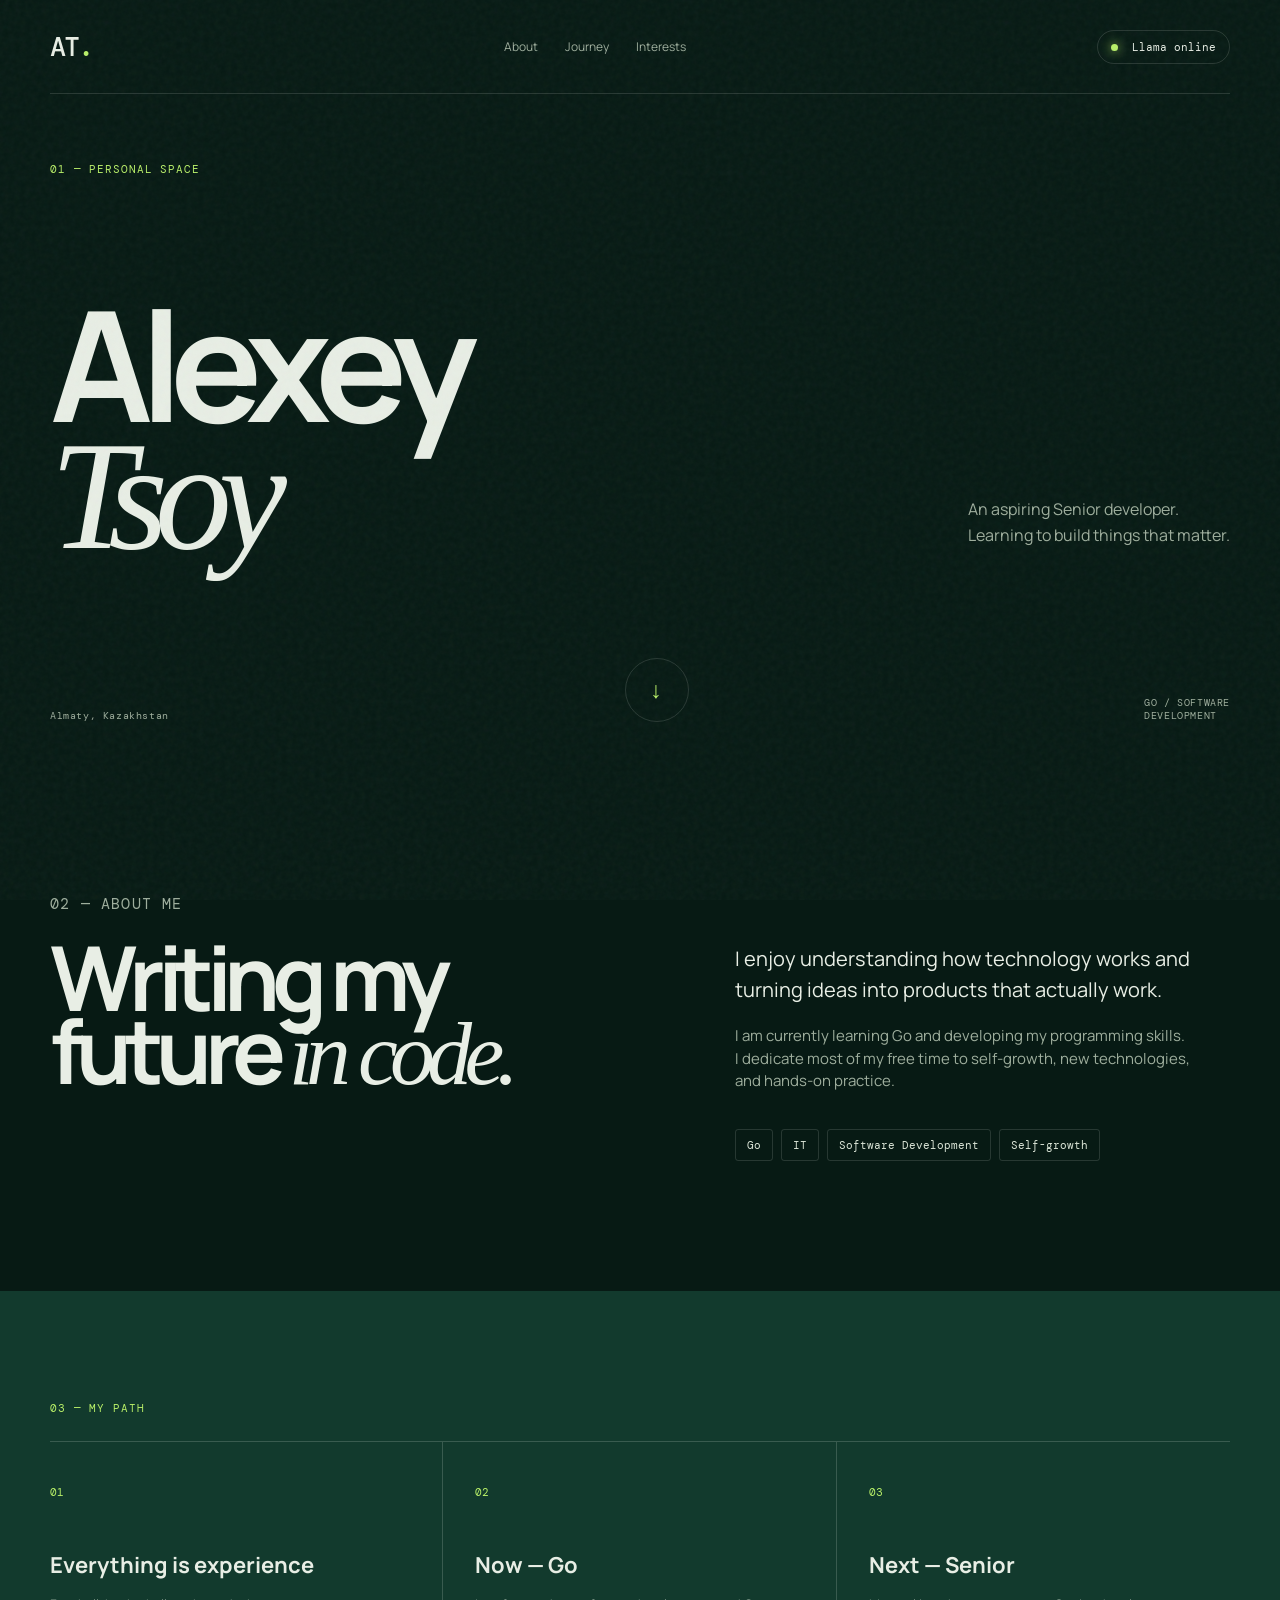
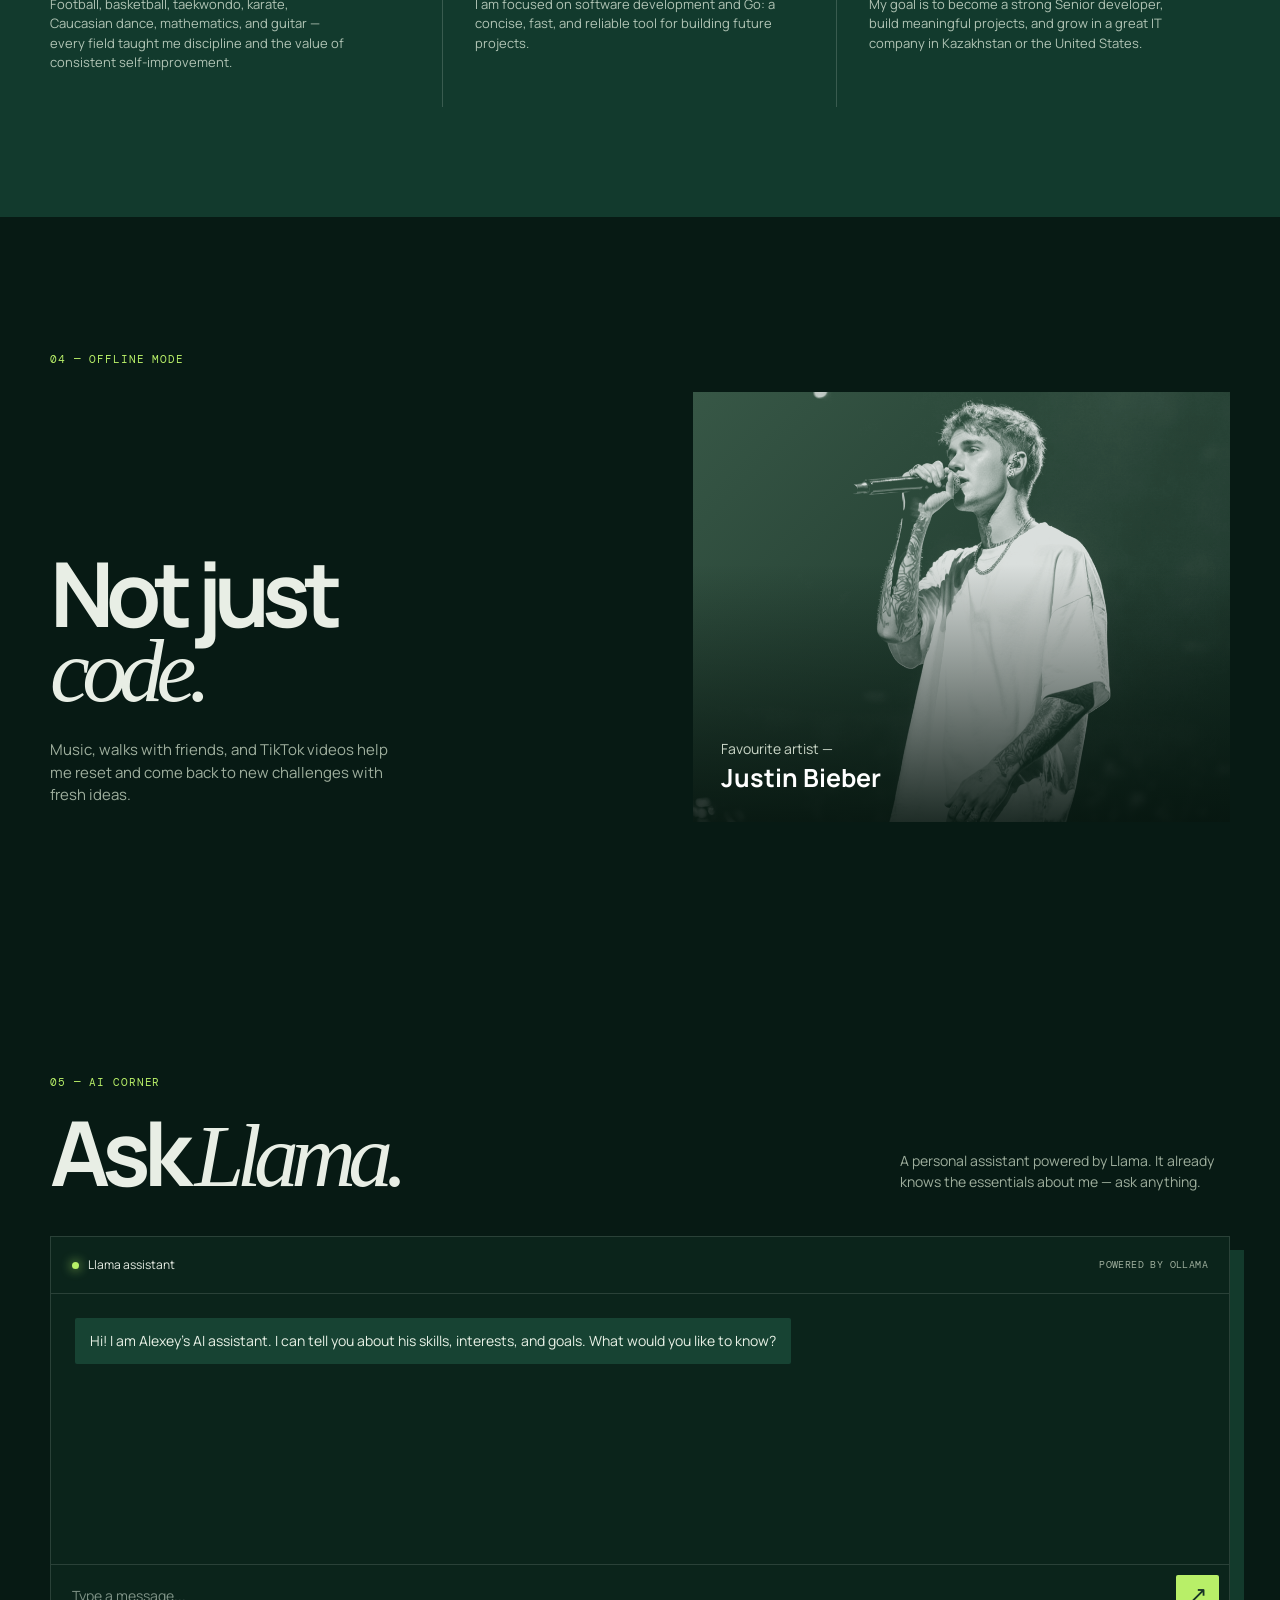
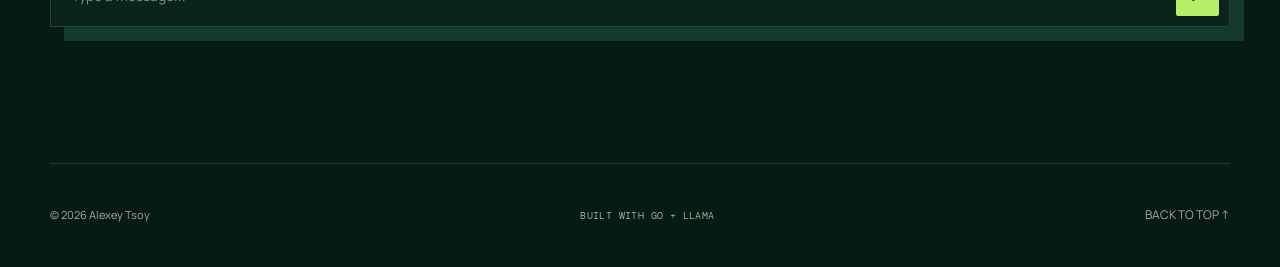
<file: index.html>
<!doctype html>
<html lang="en">
  <head>
    <meta charset="utf-8">
    <meta http-equiv="refresh" content="0; url=./static/">
    <meta name="viewport" content="width=device-width, initial-scale=1">
    <title>Alexey Tsoy — Portfolio</title>
  </head>
  <body>
    <p>Opening <a href="./static/">Alexey Tsoy's portfolio</a>…</p>
  </body>
</html>
</file>
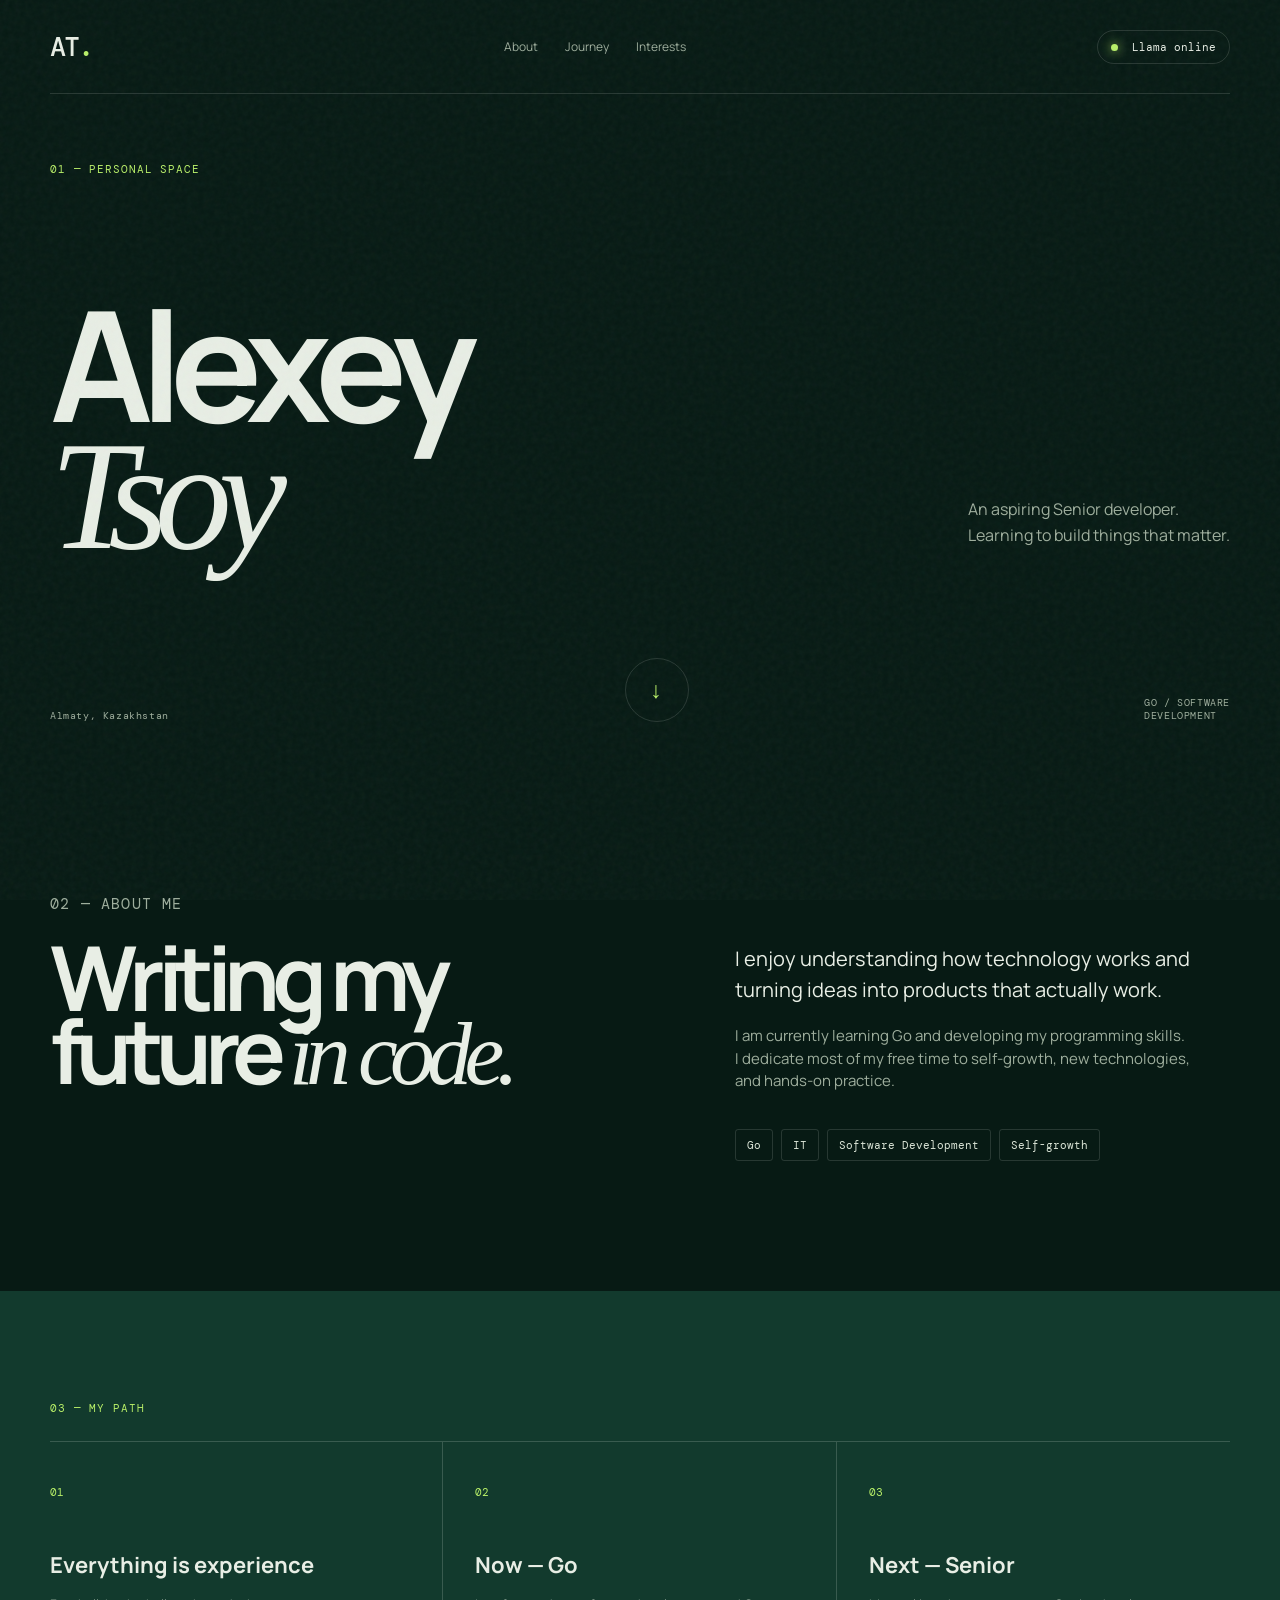
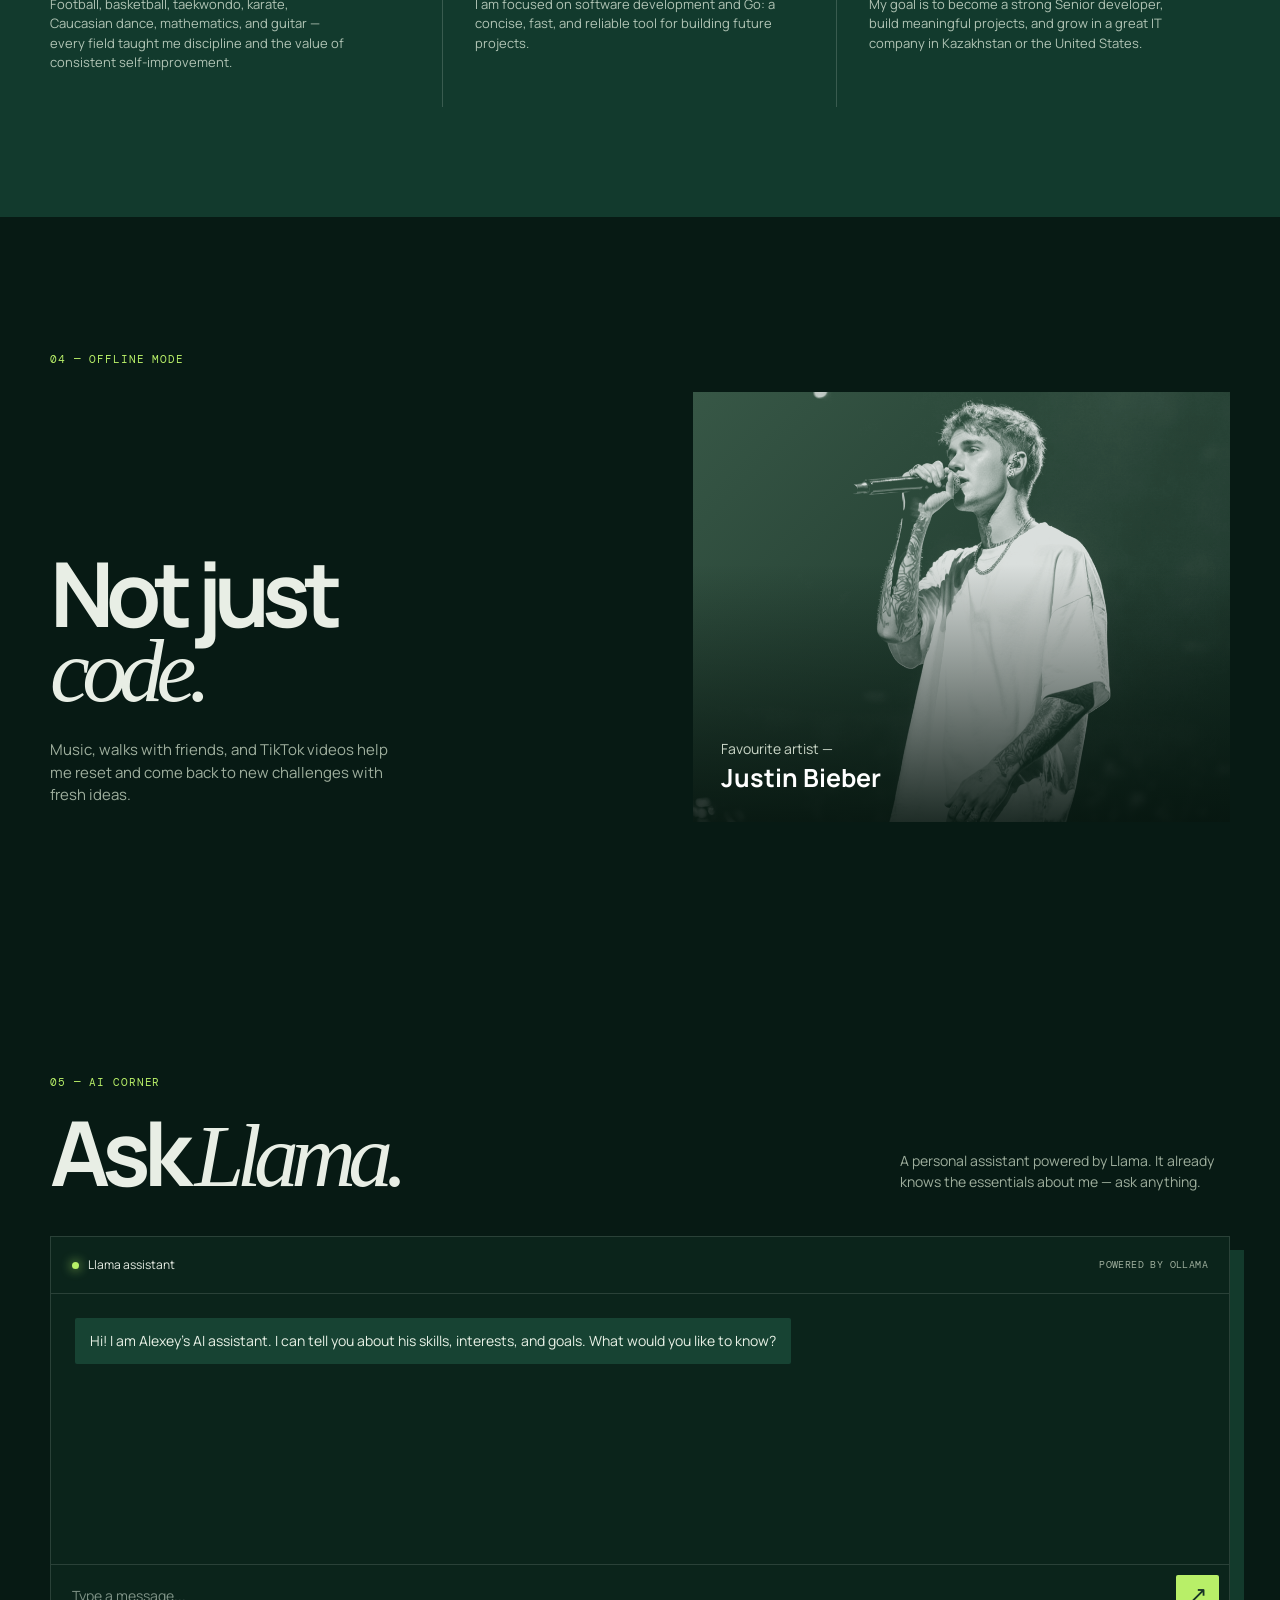
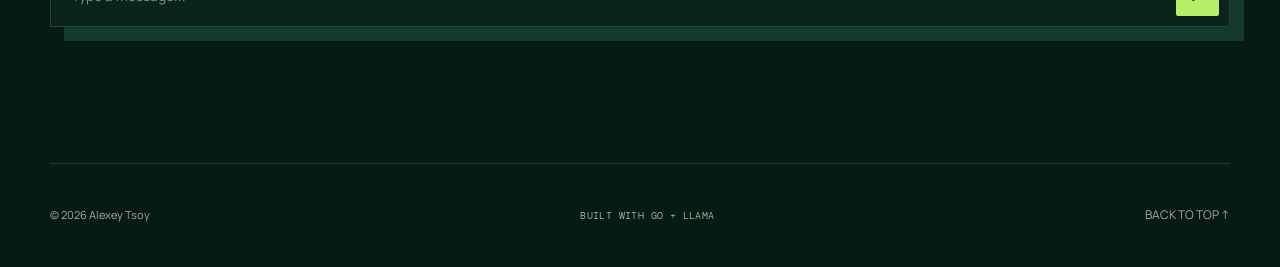
<file: static/index.html>
<!DOCTYPE html>
<html lang="en">
<head>
  <meta charset="UTF-8" />
  <meta name="viewport" content="width=device-width, initial-scale=1.0" />
  <meta name="description" content="Alexey Tsoy — an aspiring Go developer." />
  <title>Alexey Tsoy — Go Developer</title>
  <link rel="preconnect" href="https://fonts.googleapis.com">
  <link rel="preconnect" href="https://fonts.gstatic.com" crossorigin>
  <link href="https://fonts.googleapis.com/css2?family=DM+Mono:wght@400;500&family=Manrope:wght@400;500;600;700;800&display=swap" rel="stylesheet">
  <link rel="stylesheet" href="style.css" />
</head>
<body>
  <div class="grain"></div>
  <header class="topbar container">
    <a class="logo" href="#home">AT<span>.</span></a>
    <nav>
      <a href="#about">About</a>
      <a href="#path">Journey</a>
      <a href="#interests">Interests</a>
    </nav>
    <a class="status" href="#ai"><i></i> Llama online</a>
  </header>

  <main id="home">
    <section class="hero container">
      <p class="eyebrow">01 — PERSONAL SPACE</p>
      <div class="hero-title">
        <h1>Alexey<br><em>Tsoy</em></h1>
        <p>An aspiring Senior developer.<br>Learning to build things that matter.</p>
      </div>
      <div class="hero-bottom">
        <span>Almaty, Kazakhstan</span>
        <a href="#about" class="round-link">↓</a>
        <span>GO / SOFTWARE<br>DEVELOPMENT</span>
      </div>
    </section>

    <section class="about container" id="about">
      <p class="eyebrow">02 — ABOUT ME</p>
      <div class="about-grid">
        <h2>Writing my<br>future <em>in code.</em></h2>
        <div>
          <p class="lead">I enjoy understanding how technology works and turning ideas into products that actually work.</p>
          <p>I am currently learning Go and developing my programming skills. I dedicate most of my free time to self-growth, new technologies, and hands-on practice.</p>
          <div class="tags">
            <span>Go</span>
            <span>IT</span>
            <span>Software Development</span>
            <span>Self-growth</span>
          </div>
        </div>
      </div>
    </section>

    <section class="path" id="path">
      <div class="container">
        <p class="eyebrow">03 — MY PATH</p>
        <div class="history">
          <article>
            <b>01</b>
            <h3>Everything is experience</h3>
            <p>Football, basketball, taekwondo, karate, Caucasian dance, mathematics, and guitar — every field taught me discipline and the value of consistent self-improvement.</p>
          </article>
          <article>
            <b>02</b>
            <h3>Now — Go</h3>
            <p>I am focused on software development and Go: a concise, fast, and reliable tool for building future projects.</p>
          </article>
          <article>
            <b>03</b>
            <h3>Next — Senior</h3>
            <p>My goal is to become a strong Senior developer, build meaningful projects, and grow in a great IT company in Kazakhstan or the United States.</p>
          </article>
        </div>
      </div>
    </section>

    <section class="interests container" id="interests">
      <p class="eyebrow">04 — OFFLINE MODE</p>
      <div class="interests-grid">
        <div>
          <h2>Not just<br><em>code.</em></h2>
          <p>Music, walks with friends, and TikTok videos help me reset and come back to new challenges with fresh ideas.</p>
        </div>
        <figure>
          <img src="justin.jpg" alt="Justin Bieber">
          <figcaption>Favourite artist —<br><strong>Justin Bieber</strong></figcaption>
        </figure>
      </div>
    </section>

    <section class="ai-section container" id="ai">
      <div class="ai-head">
        <div>
          <p class="eyebrow">05 — AI CORNER</p>
          <h2>Ask <em>Llama.</em></h2>
        </div>
        <p>A personal assistant powered by Llama. It already knows the essentials about me — ask anything.</p>
      </div>
      <div class="chat-shell">
        <div class="chat-top">
          <span><i></i> Llama assistant</span>
          <span class="mono">POWERED BY OLLAMA</span>
        </div>
        <div class="messages" id="messages">
          <div class="message bot">Hi! I am Alexey's AI assistant. I can tell you about his skills, interests, and goals. What would you like to know?</div>
        </div>
        <form id="chat-form">
          <input id="message-input" autocomplete="off" placeholder="Type a message..." maxlength="600">
          <button aria-label="Send message" type="submit">↗</button>
        </form>
      </div>
    </section>
  </main>

  <footer class="container">
    <span>© 2026 Alexey Tsoy</span>
    <span class="mono">BUILT WITH GO + LLAMA</span>
    <a href="#home">BACK TO TOP ↑</a>
  </footer>
  <script src="app.js"></script>
</body>
</html>
</file>
<file: static/style.css>
:root{--ink:#e8eee5;--muted:#9eae9d;--line:rgba(232,238,229,.14);--green:#123a2d;--green2:#0a261d;--lime:#b8ef68;--paper:#dbe5d7}*{box-sizing:border-box}html{scroll-behavior:smooth}body{margin:0;background:#071a14;color:var(--ink);font-family:Manrope,Arial,sans-serif;line-height:1.5}.container{width:min(1180px,calc(100% - 64px));margin:auto}.grain{position:fixed;inset:0;pointer-events:none;z-index:5;opacity:.055;background-image:url("data:image/svg+xml,%3Csvg viewBox='0 0 180 180' xmlns='http://www.w3.org/2000/svg'%3E%3Cfilter id='n'%3E%3CfeTurbulence type='fractalNoise' baseFrequency='.9' numOctaves='4' stitchTiles='stitch'/%3E%3C/filter%3E%3Crect width='100%25' height='100%25' filter='url(%23n)' opacity='.8'/%3E%3C/svg%3E")}.topbar{height:94px;display:flex;align-items:center;justify-content:space-between;border-bottom:1px solid var(--line)}.logo{color:var(--ink);text-decoration:none;font:500 27px 'DM Mono',monospace;letter-spacing:-2px}.logo span{color:var(--lime)}nav{display:flex;gap:27px}nav a,footer a{color:var(--muted);font-size:12px;text-decoration:none}.status{font:11px 'DM Mono',monospace;text-decoration:none;color:var(--ink);border:1px solid var(--line);border-radius:30px;padding:9px 13px}.status i,.chat-top i{display:inline-block;width:7px;height:7px;border-radius:50%;background:var(--lime);box-shadow:0 0 11px var(--lime);margin-right:7px}.hero{min-height:670px;padding:68px 0 42px;display:flex;flex-direction:column;justify-content:space-between}.eyebrow{font:11px 'DM Mono',monospace;letter-spacing:.08em;color:var(--lime);margin:0 0 26px}.hero-title{display:flex;align-items:flex-end;justify-content:space-between;gap:30px}.hero h1,h2{font-size:clamp(68px,12vw,158px);letter-spacing:-.085em;line-height:.82;margin:0;font-weight:700}.hero h1 em,h2 em{font-family:Georgia,serif;font-weight:400}.hero-title p{margin:0 0 11px;font-size:16px;line-height:1.65;color:var(--muted);max-width:285px}.hero-bottom{display:flex;align-items:end;justify-content:space-between;font:10px 'DM Mono',monospace;color:var(--muted);letter-spacing:.06em}.round-link{width:64px;height:64px;border:1px solid var(--line);border-radius:50%;display:grid;place-items:center;color:var(--lime);text-decoration:none;font-size:23px}.about{padding:130px 0}.about-grid{display:grid;grid-template-columns:1.1fr .9fr;gap:80px}.about h2,.interests h2,.ai-head h2{font-size:clamp(53px,7vw,92px)}.about p{color:var(--muted);font-size:15px;max-width:455px}.about .lead{font-size:20px;color:var(--ink);line-height:1.55;margin-top:3px}.tags{display:flex;flex-wrap:wrap;gap:8px;margin-top:36px}.tags span{font:11px 'DM Mono',monospace;padding:8px 11px;border:1px solid var(--line);border-radius:3px;color:var(--paper)}.path{background:var(--green);padding:110px 0}.history{display:grid;grid-template-columns:repeat(3,1fr);gap:0;border-top:1px solid rgba(232,238,229,.18)}.history article{padding:36px 32px 5px 0;margin-top:0;border-right:1px solid rgba(232,238,229,.18);min-height:265px}.history article+article{padding-left:32px}.history article:last-child{border:0}.history b{font:11px 'DM Mono',monospace;color:var(--lime)}.history h3{font-size:22px;margin:47px 0 13px}.history p{font-size:13px;color:#b1c4b5;max-width:300px}.interests{padding:135px 0}.interests-grid{display:grid;grid-template-columns:1fr 1fr;gap:105px;align-items:end}.interests-grid>div>p{max-width:360px;color:var(--muted);font-size:15px;margin-top:32px}.interests figure{height:430px;margin:0;position:relative;overflow:hidden;background:linear-gradient(135deg,#375746,#152d23)}.interests img{width:100%;height:100%;object-fit:cover;filter:grayscale(1) contrast(1.12) brightness(.83);mix-blend-mode:screen}.interests figure:after{content:'';position:absolute;inset:0;background:linear-gradient(0deg,rgba(5,20,14,.88),transparent 60%)}figcaption{position:absolute;bottom:25px;left:28px;z-index:1;font-size:14px;color:#cbd7c8}figcaption strong{font-size:25px;color:#fff}.image-fallback:before{content:'JUSTIN\A BIEBER';white-space:pre;position:absolute;inset:0;display:grid;place-items:center;color:var(--lime);font:45px Georgia,serif;text-align:center;letter-spacing:-.07em}.ai-section{padding:118px 0 136px}.ai-head{display:flex;justify-content:space-between;align-items:end;margin-bottom:44px}.ai-head p:not(.eyebrow){max-width:330px;color:var(--muted);font-size:14px;margin:0}.chat-shell{border:1px solid var(--line);background:#0b241b;box-shadow:14px 14px 0 #133a2c}.chat-top{height:57px;padding:0 21px;display:flex;align-items:center;justify-content:space-between;border-bottom:1px solid var(--line);font-size:12px}.mono{font:10px 'DM Mono',monospace;color:var(--muted);letter-spacing:.04em}.messages{min-height:270px;max-height:350px;overflow:auto;padding:24px;display:flex;flex-direction:column;gap:13px}.message{max-width:75%;padding:12px 15px;font-size:14px;line-height:1.55;border-radius:2px}.bot{align-self:flex-start;background:#174333;color:#e9f2e7}.user{align-self:flex-end;background:var(--lime);color:#123124}.pending{opacity:.7}form{border-top:1px solid var(--line);display:flex;padding:10px}input{border:0;outline:0;background:transparent;color:var(--ink);font:14px Manrope,sans-serif;flex:1;padding:11px}input::placeholder{color:#7f9387}button{border:0;background:var(--lime);color:#173326;width:43px;border-radius:2px;font-size:22px;cursor:pointer}footer{height:104px;border-top:1px solid var(--line);display:flex;justify-content:space-between;align-items:center;color:var(--muted);font-size:11px}
@media(max-width:720px){.container{width:min(100% - 38px,1180px)}.topbar{height:74px}nav{display:none}.hero{min-height:590px;padding-top:55px}.hero-title{display:block}.hero-title p{margin-top:27px}.hero-bottom{margin-top:40px}.about,.interests{padding:85px 0}.about-grid,.interests-grid{grid-template-columns:1fr;gap:38px}.path{padding:78px 0}.history{grid-template-columns:1fr}.history article,.history article+article{padding:27px 0;min-height:0;border-right:0;border-bottom:1px solid rgba(232,238,229,.18)}.history h3{margin:18px 0 9px}.interests figure{height:350px}.ai-section{padding:75px 0 90px}.ai-head{display:block}.ai-head p:not(.eyebrow){margin-top:25px}.message{max-width:90%}.chat-top .mono{display:none}footer{height:130px;align-items:flex-start;padding-top:25px;gap:17px;flex-direction:column}}
</file>
